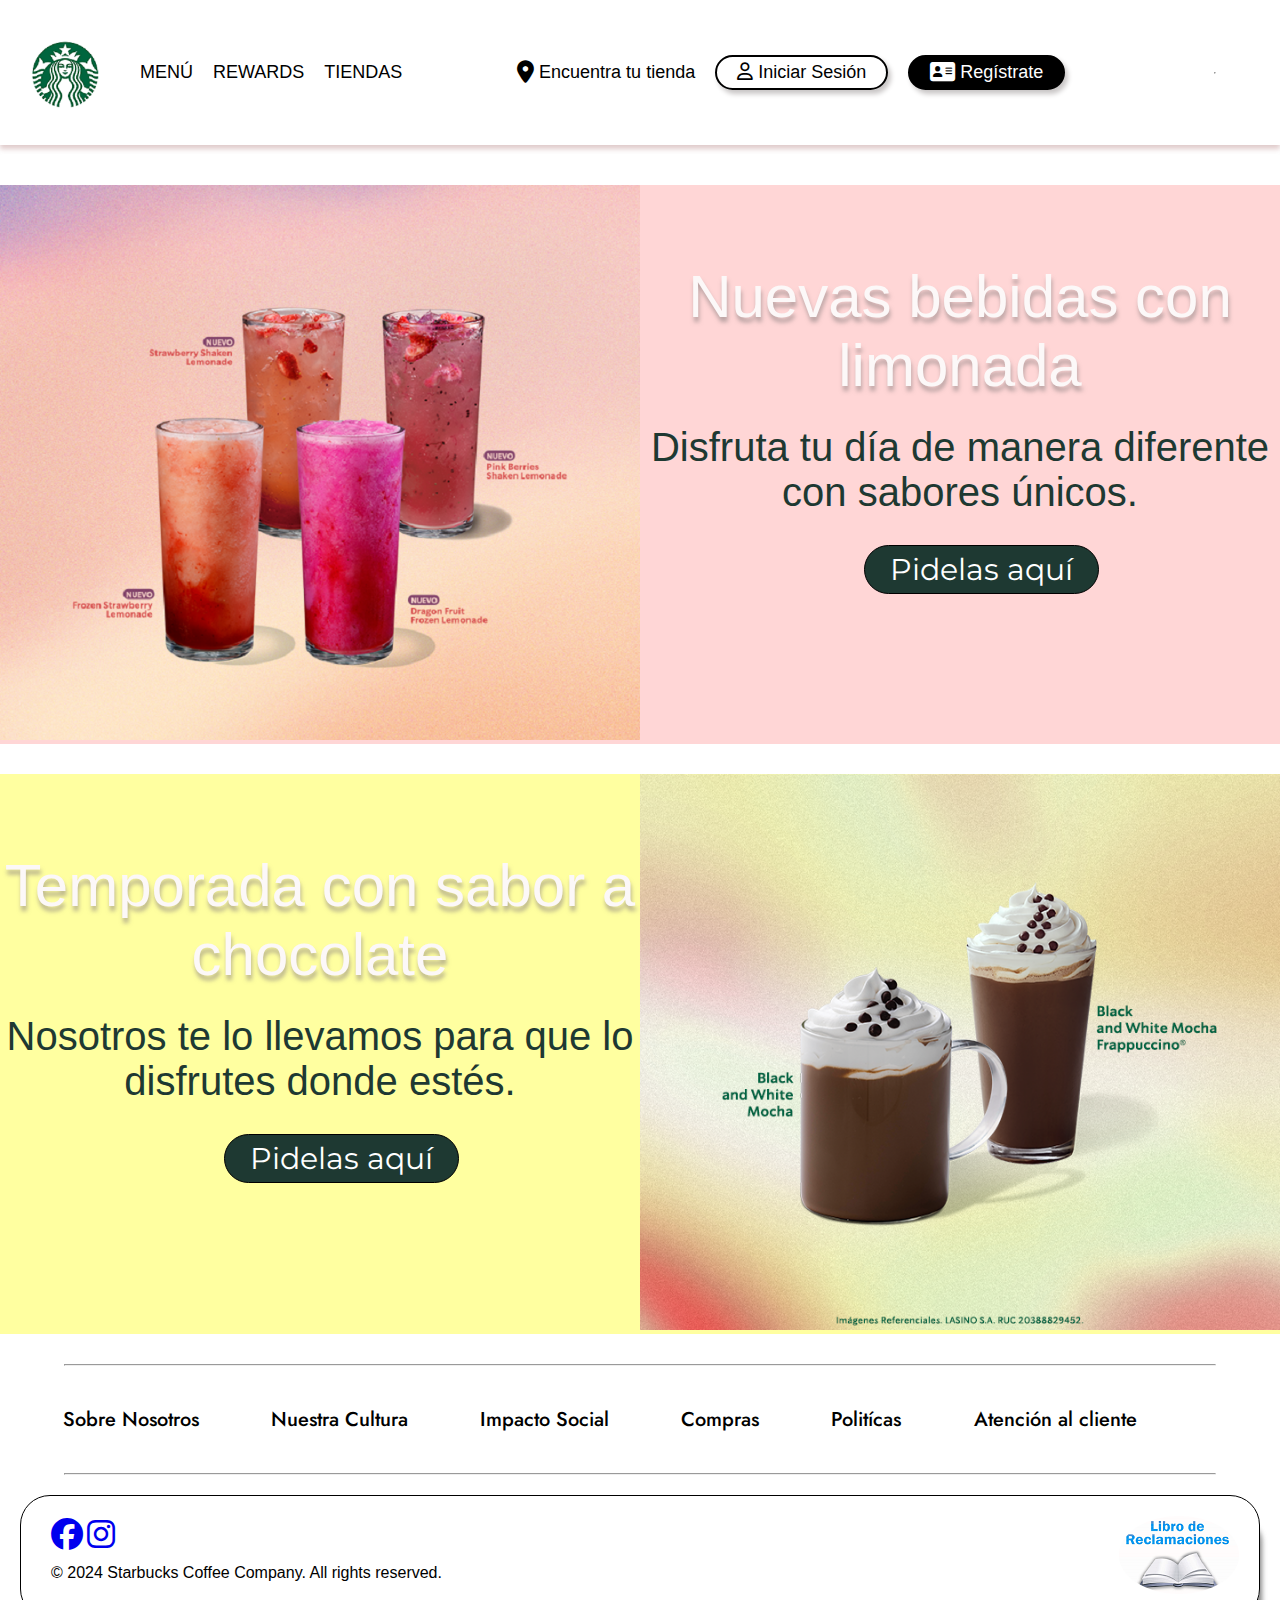
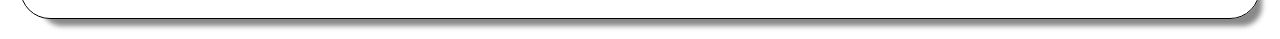
<file: index.html>
<!DOCTYPE html>
<html lang="en">
<head>
    <meta charset="UTF-8">
    <meta name="viewport" content="width=device-width, initial-scale=1.0">
    <title>Sturbucks Perú</title>
    <link rel="stylesheet" href="styles.css">
    <link rel="icon" type="image/png" sizes="32x32" href="favicon_io/favicon-32x32.png">
    <link href="https://db.onlinewebfonts.com/c/d7e8a95865396cddca89b00080d2cba6?family=SoDo+Sans+SemiBold" rel="stylesheet">
    <link rel="stylesheet" href="fontawesome/css/all.min.css">
    <style>
        @import url('https://fonts.googleapis.com/css2?family=Montserrat:ital,wght@0,100..900;1,100..900&display=swap');
        </style>
        <style>
            @import url('https://fonts.googleapis.com/css2?family=Jost:ital,wght@0,100..900;1,100..900&display=swap');
            </style>

</head>
</head>
<body>
    <div id="encabezado"> 
        <div class="izquierda">
            <div class="logo">
                <img src="imagenes/logo-starbucks.png" alt="logo">
            </div>
           
                <div class="menu"><a href="menu.html">Menú</a>
                </div>
                <div>Rewards</div>
                <div>Tiendas</div>
        </div>
        <div class="derecha">
            <div><i class="fa-solid fa-location-dot fa-lg"></i> Encuentra tu tienda</div>
            <div class="sesion"> <i class="fa-regular fa-user"></i> Iniciar Sesión</div>
            <div class="registra"><i class="fa-solid fa-address-card fa-lg"></i>  Regístrate</div>
        </div>
        <hr>
    </div>


<div id="container">
     <div class="product_container">
         <div class="productos">
             <div class="productos_izquierda">
                <img src="imagenes/img.png" alt="img2">
            </div>
               <div class="productos_derechas">
                <div class="parte1">  Nuevas bebidas con limonada</div>
                <div class="parte2"> Disfruta tu día de manera diferente con sabores únicos. </div>
                <div class="parte3">
                    <div>  Pidelas aquí
                </div>
                  
                </div>


              </div>

        </div>

        <div class="productos1">
            <div class="productos_derechas">
                <div class="parte1"> Temporada con sabor a chocolate</div>
                <div class="parte2">Nosotros te lo llevamos para que lo disfrutes donde estés. </div>
                <div class="parte3">
                    <div>  Pidelas aquí
                </div>
                  
                </div>
 
 
              </div>

            <div class="productos_izquierda">
               <img src="imagenes/img2.png" alt="img2">
           </div>
             






       </div>









    </div>

</div>
<div id="footer">
    <hr>
            <div class="menu_secundario">
                <div>Sobre Nosotros </div>
                <div> Nuestra Cultura</div>
                <div>Impacto Social</div>
                <div>Compras</div>
                <div> Politícas</div>
                <div> Atención al cliente</div>
    
    
    
    
            </div>
    <hr>
            <div class="pie">
                <div class="iconos">
                    <a href="https://www.facebook.com/starbucksperu"> <i class="fa-brands fa-facebook fa-2xl"></i></a>
    
                    
                    <a href="https://www.instagram.com/starbuckspe"><i class="fa-brands fa-instagram fa-2xl"></i></a>
                    <div class="pie_texto">
                        <div>© 2024 Starbucks Coffee Company. All rights reserved. </div>
                    </div>
        
    
                </div>
                <div class="pie_imag">
                    <img src="imagenes/reclamaciones.png" alt="libroreclamaciones">
                </div>
    
    
    
            </div>
        
    
    
    
    
    
    
        </div>



    
</body>
</html>
</file>
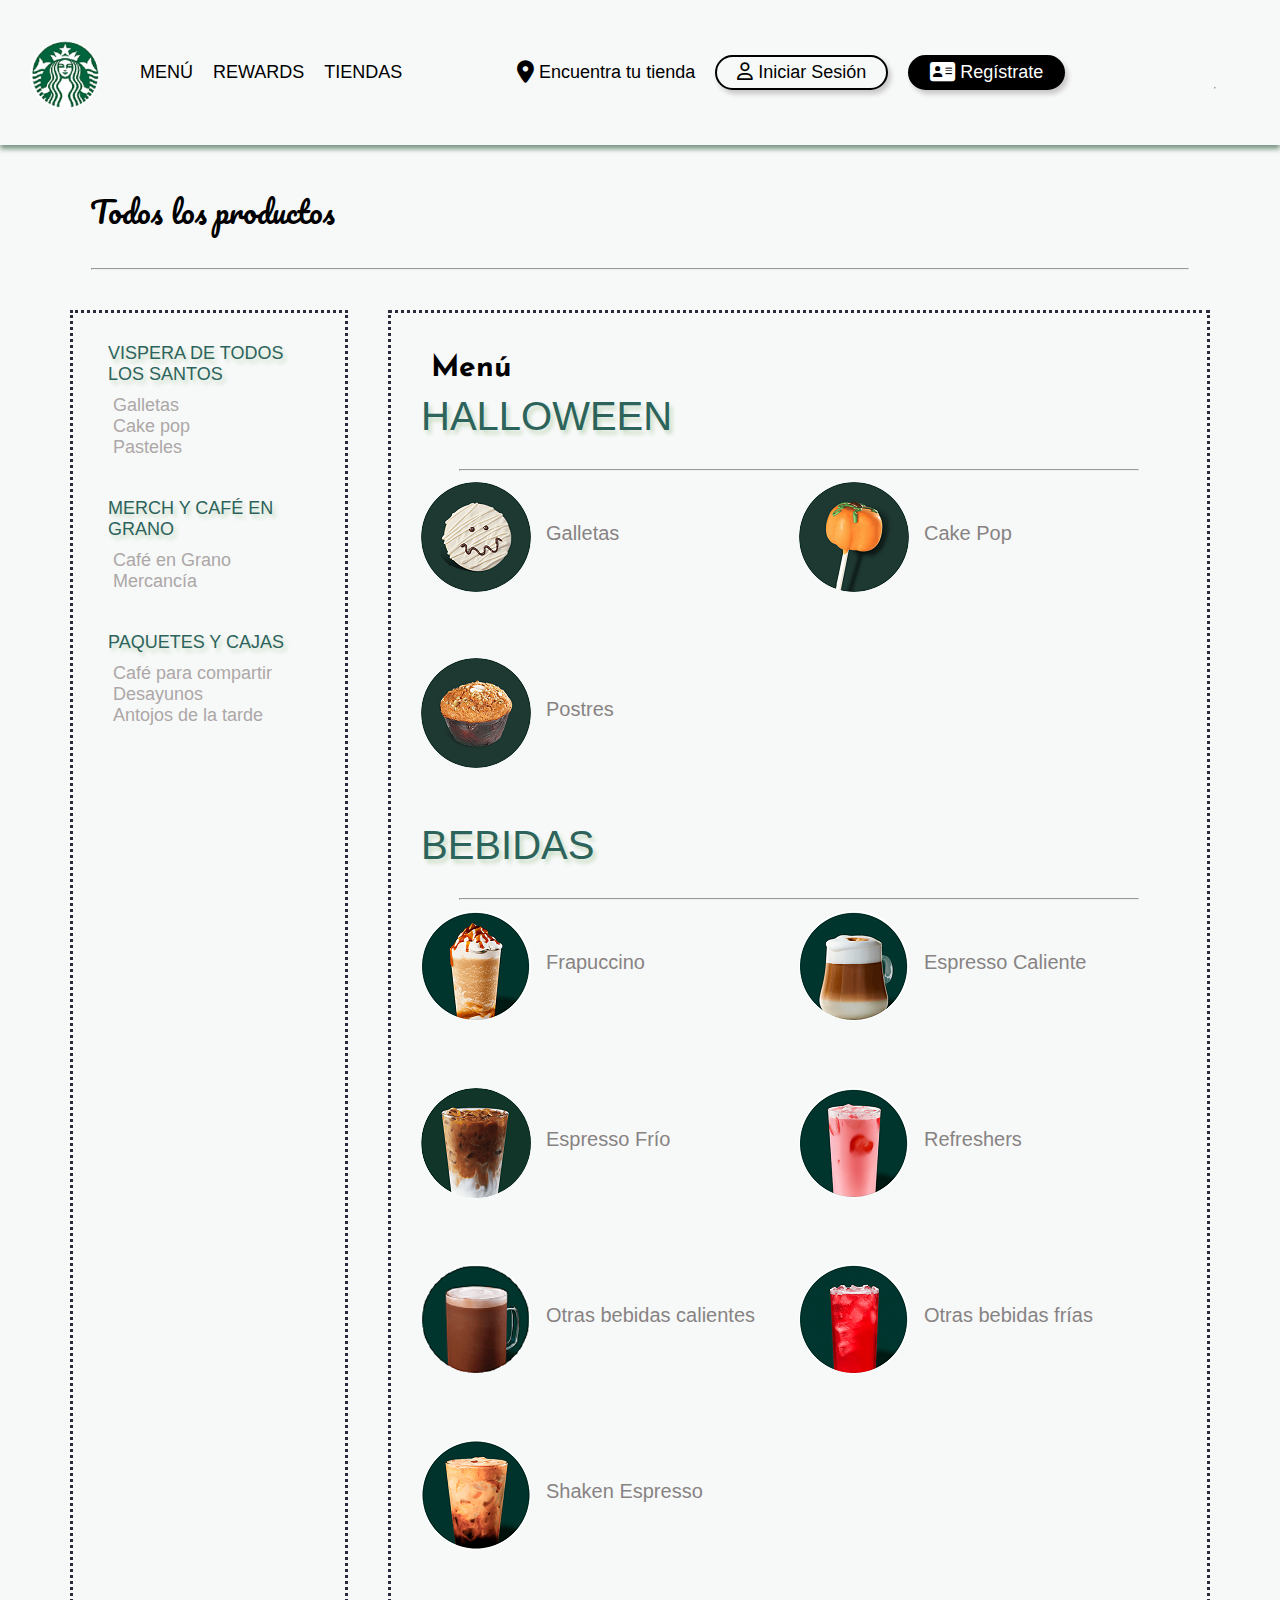
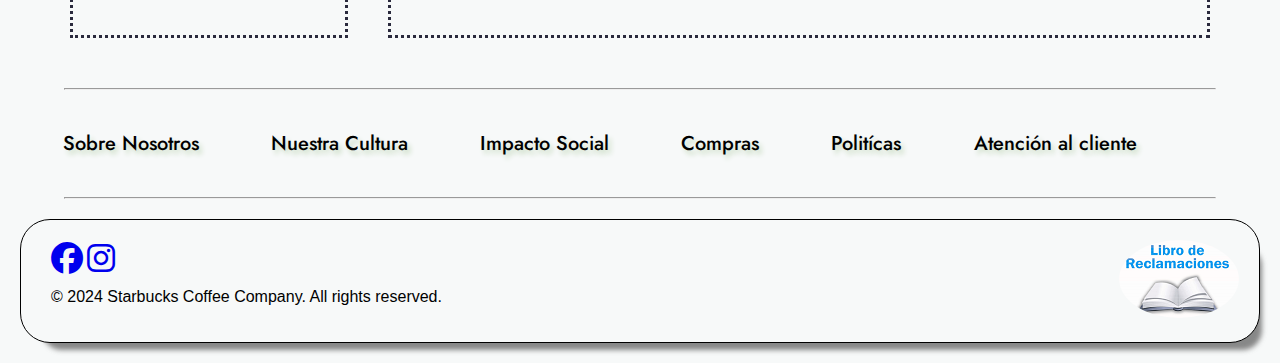
<file: menu.html>
<!DOCTYPE html>
<html lang="en">
<head>
    <meta charset="UTF-8">
    <meta name="viewport" content="width=device-width, initial-scale=1.0">
    <title>Sturbucks Perú</title>
    <link rel="stylesheet" href="estilos.css">
    <link rel="icon" type="image/png" sizes="32x32" href="favicon_io/favicon-32x32.png">
    <link href="https://db.onlinewebfonts.com/c/d7e8a95865396cddca89b00080d2cba6?family=SoDo+Sans+SemiBold" rel="stylesheet">
    
    <link rel="stylesheet" href="fontawesome/css/all.min.css">
    <style>
        @import url('https://fonts.googleapis.com/css2?family=Montserrat:ital,wght@0,100..900;1,100..900&display=swap');
        </style>
<style>
    @import url('https://fonts.googleapis.com/css2?family=Comfortaa:wght@300..700&family=Play:wght@400;700&display=swap');
    </style>
<style>
    @import url('https://fonts.googleapis.com/css2?family=Jost:ital,wght@0,100..900;1,100..900&display=swap');
    </style>
    <style>
        @import url('https://fonts.googleapis.com/css2?family=Pacifico&display=swap');
        </style>
 <style>
@import url('https://fonts.googleapis.com/css2?family=Josefin+Sans:ital,wght@0,100..700;1,100..700&display=swap');
</style>

</head>
<body>
    <div id="encabezado"> 
        <div class="izquierda">
            <div class="logo">
       <a href="index.html"><img src="imagenes/logo-starbucks.png" alt="logo">   </a>
            </div>
           
                <div class="menu">Menú
                </div>
                <div>Rewards</div>
                <div>Tiendas</div>
        </div>
        <div class="derecha">
            <div> <i class="fa-solid fa-location-dot fa-lg"></i> Encuentra tu tienda</div>
            <div class="sesion"> <i class="fa-regular fa-user"></i> Iniciar Sesión</div>
            <div class="registra"><i class="fa-solid fa-address-card fa-lg"></i> Regístrate</div>
        </div>
        <hr>
    </div>

    <div id="contenido">
        <div id="menu">
    
        <span class="prod"> Todos los productos</span>
    
<hr>

        </div>


    <div class="texto"> 
          <div id="texto1">
            <div class="productos">
                <h2> VISPERA DE TODOS LOS SANTOS </h2>
                <ul>
                    <li>Galletas</li>
                    <li>Cake pop</li>
                    <li>Pasteles</li>

                </ul>

            </div>
            <div class="productos">
                <h2> MERCH Y CAFÉ EN GRANO</h2>
                               <ul>
                                <li>Café en Grano</li>
                               <li> Mercancía</li>           </ul>
            
            </div>
            <div class="productos">
                <h2>PAQUETES Y CAJAS</h2>
                            <ul>
                                <li>Café para compartir</li>
                                <li> Desayunos</li>
                                <li>Antojos de la tarde</li>
        
                            </ul>
            </div>
         
          </div>

    <div id="texto2">
        <h1>Menú</h1>
        <div class="nombre">
            <h3> HALLOWEEN</h3>
            <hr>
        </div>
        <div class="muestra">
            <div class="sub_muestra">
                <div class="imagen">
                 <div class="img"><img src="imagenes.2/galletas.png" alt="galletas"> </div>    
                     <h4>Galletas</h4> 


                </div>
                <div class="imagen">
                    <div class="img">
                        <img src="imagenes.2/cake pop.png" alt="cakepop">
                    </div>
                 
                        <h4>Cake Pop</h4>

                </div>

                <div class="imagen">
                    <div class="img">
                        <img src="imagenes.2/postre.png" alt="postre">

                    </div>
                   
                        <h4>Postres</h4>
                        
                    

                </div>
                
            </div>
            <div class="nombre">
                <h3>BEBIDAS</h3>
                <hr>
            </div>

            <div class="sub_muestra">
                <div class="imagen">
                    <div class="img">
                        <img src="imagenes.2/frap.png" alt="Frapuccino">

                    </div>
                    <h4>Frapuccino</h4>



                </div>
                <div class="imagen">
                    <div class="img">
                        <img src="imagenes.2/LATTE_MACHIATTO_V3.png" alt="Espresso">


                    </div>
                    <h4>Espresso Caliente </h4>

                </div>
                <div class="imagen">
                    <div class="img">
                        <img src="imagenes.2/expresso frío.png" alt="Espresso"> </div>
                   
                    <h4>Espresso Frío</h4>

                    </div>

                <div class="imagen">
                    <div class="img">
                        <img src="imagenes.2/refresh.png" alt="Refreshers">
                    </div>
                    <h4> Refreshers</h4>
                        

                </div>
                <div class="imagen">
                    <div class="img">
                        <img src="imagenes.2/bebidas calientes.png" alt="bebidas calientes">
                                    </div>
                                    <h4> Otras bebidas calientes</h4>  
                </div>
                <div class="imagen">
                    <div class="img">
                        <img src="imagenes.2/bebida fría.png" alt="bebidas frías">
                    </div>
                    <h4>Otras bebidas frías</h4>
                   

                </div>
                <div class="imagen">
                    <div class="img">
                        <img src="imagenes.2/shaken.png" alt="shaken">
                    </div>
                    <h4>Shaken Espresso</h4>
                </div>

                   
                </div>      
            </div>
         </div>  
</div>
        
    </div>
    
    <div id="footer">
<hr>
        <div class="menu_secundario">
            <div>Sobre Nosotros </div>
            <div> Nuestra Cultura</div>
            <div>Impacto Social</div>
            <div>Compras</div>
            <div> Politícas</div>
            <div> Atención al cliente</div>




        </div>
<hr>
        <div class="pie">
            <div class="iconos">
                <a href="https://www.facebook.com/starbucksperu"> <i class="fa-brands fa-facebook fa-2xl"></i></a>

                
                <a href="https://www.instagram.com/starbuckspe"><i class="fa-brands fa-instagram fa-2xl"></i></a>
                <div class="pie_texto">
                    <div>© 2024 Starbucks Coffee Company. All rights reserved. </div>
                </div>
    

            </div>
            <div class="pie_imag">
                <img src="imagenes/reclamaciones.png" alt="libroreclamaciones">
            </div>



        </div>
    






    </div>
   
    
</body>
</html>
</file>
<file: styles.css>
/*ENCABEZAD0*/

*{
    --color1--: #00754a;
    margin: 0;
    padding: 0;
    font-family: "SoDo Sans SemiBold",Arial, Helvetica Neue, sans-serif;
    ---color2: #00653e;
    ---color3:#2c635b;
    ---color4:#ffffff;
    --color5:rgb(136, 131, 131);
}

.logo img{
    width:70px;
    margin-right: 20px;
    border-radius: 70%;
    margin-top: 10px;

}
.izquierda div,.menu{
    text-transform: uppercase;
    font-weight: 200;

    
}
.menu a{
    text-decoration: none;
    color:black;
    text-transform: uppercase;
    font-weight: 400;
}
.menu a:hover{
    color:var(--color1--);
    background-color: antiquewhite;
}
#encabezado{
    display:flex;
    align-items: center;
    justify-content: space-between;
    box-shadow: 0px 4px 5px 0px rgba(214,185,185,0.75);
    margin-bottom: 40px;


}

.izquierda,.derecha{
    align-items: center;
    display: flex;
    padding: 20px;
    font-size: 18px;
    
}
.izquierda>*,.derecha>*{/*relaciona directamente*/
margin: 10px;
}
.sesion,.registra{
    border: 2px solid black;
    font-weight: 500;
    padding:5px 20px;
    border-radius: 20px;
     box-shadow: 3px 4px 5px rgb(201, 198, 198);
}
.registra{
    background-color: black;
    color:white;
}
.derecha div{
    font-weight: 400;
}

/*FIN DE ENCABEZADO*/

 .menu ul li{
    font-size: 30px;
 }


#container{
    max-width: 1440px;
    margin:auto;
}

.productos{
    background: rgba(255, 35, 35, 0.19);
    display: flex;
    margin-bottom: 30px;

}
.productos1{
    background-color:rgba(255, 255, 100, 0.61); ;
    display:flex;
    margin-bottom: 30px;
}
.productos_izquierda img{
    max-width: 100%;

    width:max-content;
    
}

.productos_izquierda,.productos_derechas{
    width: 50%;
    max-width: 50%;
}

.parte1{
    text-align: center;
    color:rgb(252, 248, 248);
    font-size: 60px;
    margin-top:12%;
    border:15px;
    text-shadow: 1px 5px 4px rgba(139,128,128,0.6);
}
.parte2{
    text-align: center;
    color: rgba(30, 57, 50, 1);
    font-size:40px;
    margin-top:25px;
   


}
.parte3 div{

   border: 1px solid black;
   max-width:max-content ;
   background-color:rgba(30, 57, 50, 1) ;
   color:white;
   padding: 5px 25px 5px 25px;
   text-align: center;
   border-radius: 30px;
   margin:30px;
   font-size: 30px;
   margin-left:35%;
   font-family: "Montserrat", sans-serif;
   font-weight: 400;

   
   }
  
   .menu_secundario{
    display: flex;
   
    padding: 9px;
    margin: 30px;
    text-align: center;
    

  }
  .menu_secundario div{
    margin-right: 4%;
    margin-left: 2%;
    font-size: 20px;
    border:8px;
    text-align: center;
    font-family: "Jost", sans-serif;
    font-weight: 500;
    border:10px;
    text-shadow: 3px 4px 5px var(--color6);

  }
  .pie{
    margin: 20px;
    display: flex;
    justify-content: space-between;
    border: 1px solid black;
    border-radius: 30px;
    box-shadow: 12px 17px 5px -10px rgba(97, 97, 97, 0.75);

  }
  .iconos{
    margin: 30px;
   
  }
  .pie_texto div{
    margin-top: 20px;
  }
  .pie_imag{
    margin: 10px;
  }
  .pie_imag img{
    border-radius: 50%;
    margin: 10px;

     

    }
   
  .iconos a:hover{
    color:var(---color2);
    height: auto;


}
hr{
    margin-left: 5%;
    margin-right: 5%;

    
}
</file>
<file: estilos.css>
/*ENCABEZAD0*/

*{
    --color1--: #00754a;
    margin: 0;
    padding: 0;
    font-family: "SoDo Sans SemiBold",Arial, Helvetica Neue, sans-serif;
    background-color:#F7F9F9 ;   
     ---color2: #00653e;
    ---color3:#2c635b;
    ---color4:#ffffff;
    --color5:rgb(136, 131, 131);
    --color6:#c8dbc1;
    --color7:rgb(42, 42, 61);
}

.logo img{
    width:70px;
    margin-right: 20px;
    border-radius: 70%;
    margin-top: 10px;

}

.izquierda div,.menu{
    text-transform: uppercase;
    font-weight: 200;

    
}


#encabezado{
    display:flex;
    align-items: center;
    justify-content: space-between;
    box-shadow: 0px 4px 5px 0px rgba(82, 116, 92, 0.75);
    margin-bottom: 40px;


}

.izquierda,.derecha{
    align-items: center;
    display: flex;
    padding: 20px;
    font-size: 18px;
    
}
.izquierda>*,.derecha>*{/*relaciona directamente*/
margin: 10px;
}
.sesion,.registra{
    border: 2px solid black;
    font-weight: 500;
    padding:5px 20px;
    border-radius: 20px;
     box-shadow: 3px 4px 5px rgb(201, 198, 198);
}
.registra{
    background-color: black;
    color:white;
}
.derecha div{
    font-weight: 400;
}

/*FIN DE ENCABEZADO*/

#texto1{
    padding: 10px;
      width: 20%;
      margin: 20px;
      border: 3px dotted var(--color7);

        
  }
  
     #menu_3{
      
      padding: 10px;
      width: 93%;
      margin: 20px;
      height: 20%;
  
      
  
      }
      #menu_3 ul li{
          font-size: 30px;
          text-decoration: underline;
          text-shadow: 4px 0px 0px rgba(215, 157, 200, 0.33);
          color: black;
          font-family: "Raleway", sans-serif;
          font-weight: 400;
  
  
      }
      hr{
          margin-top: 30px;
          color:var(--color5);
          
      }
  
  
      #contenido{
          margin: 10px;
      }
  
  #texto2{
      padding:30px;
      width: 60%;
      margin: 20px;
      border: 3px dotted var(--color7);
  
  
      }
    .texto{
      display: flex;
      justify-content:center;
      align-content: center;
      width: 100%;
  
    }  
   
    
    .imagen{
      padding:0;
      margin-bottom: 3.2rem;
      display: flex;
      position: relative;
      text-align: left;
      flex: 50%;
      align-items: center;
      gap: 15px;
      
    }
  .imagen img{
      height: 110px;
          width: 110px;
         /* min-width: 110px;*/
          border-radius: 70%;
          margin-top: 10%;
  
          }
          .productos{
              margin: 20px;
  
          }
           
  .sub_muestra{
      
          display: flex;
          flex-wrap: wrap;
          justify-content: space-between;
  }
  h4{
      font-size: 20px;
      font-weight: lighter;
      color:var(--color5);
  
      }

      #menu{
        margin: 20px;
      }

 .prod{
        font-size:30px;
        font-family: "Pacifico", cursive;
        margin-left: 60px;
        font-weight:lighter;
      }


  ul {
      font-weight: 200;
      font-size:18px;
      color:rgb(173, 167, 167);
      list-style:none; 
      margin: 10px;
      margin-bottom: 40px;
      
    
  }
  
  h1{
      font-size: 30px;
      font-weight: lighter 600;
      padding: 10px;
      font-family: "Josefin Sans", sans-serif;



  }
  h3{
      font-size: 40px;
      font-weight: 200;
      color:var(---color3);
      text-shadow: 3px 4px 4px var(--color6);
  }
  h2{
      font-size: 18px;
      font-weight: 100;
      margin: 5px;
      text-transform: uppercase;
      color:var(---color3);
      text-shadow: 3px 4px 4px var(--color6);
  }




  .menu_secundario{
    display: flex;
   
    padding: 9px;
    margin: 30px;
    text-align: center;
    

  }
  .menu_secundario div{
    margin-right: 4%;
    margin-left: 2%;
    font-size: 20px;
    border:8px;
    text-align: center;
    font-family: "Jost", sans-serif;
    font-weight: 500;
    border:10px;
    text-shadow: 3px 4px 5px var(--color6);

  }
  .pie{
    margin: 20px;
    display: flex;
    justify-content: space-between;
    border: 1px solid black;
    border-radius: 30px;
    box-shadow: 12px 17px 5px -10px rgba(97, 97, 97, 0.75);

  }
  .iconos{
    margin: 30px;
   
  }
  .pie_texto div{
    margin-top: 20px;
  }
  .pie_imag{
    margin: 10px;
  }
  .pie_imag img{
    border-radius: 50%;
    margin: 10px;

     

    }
   
  .iconos a:hover{
    color:var(---color2);
    height: auto;


}
hr{
    margin-left: 5%;
    margin-right: 5%;

    
}
</file>
